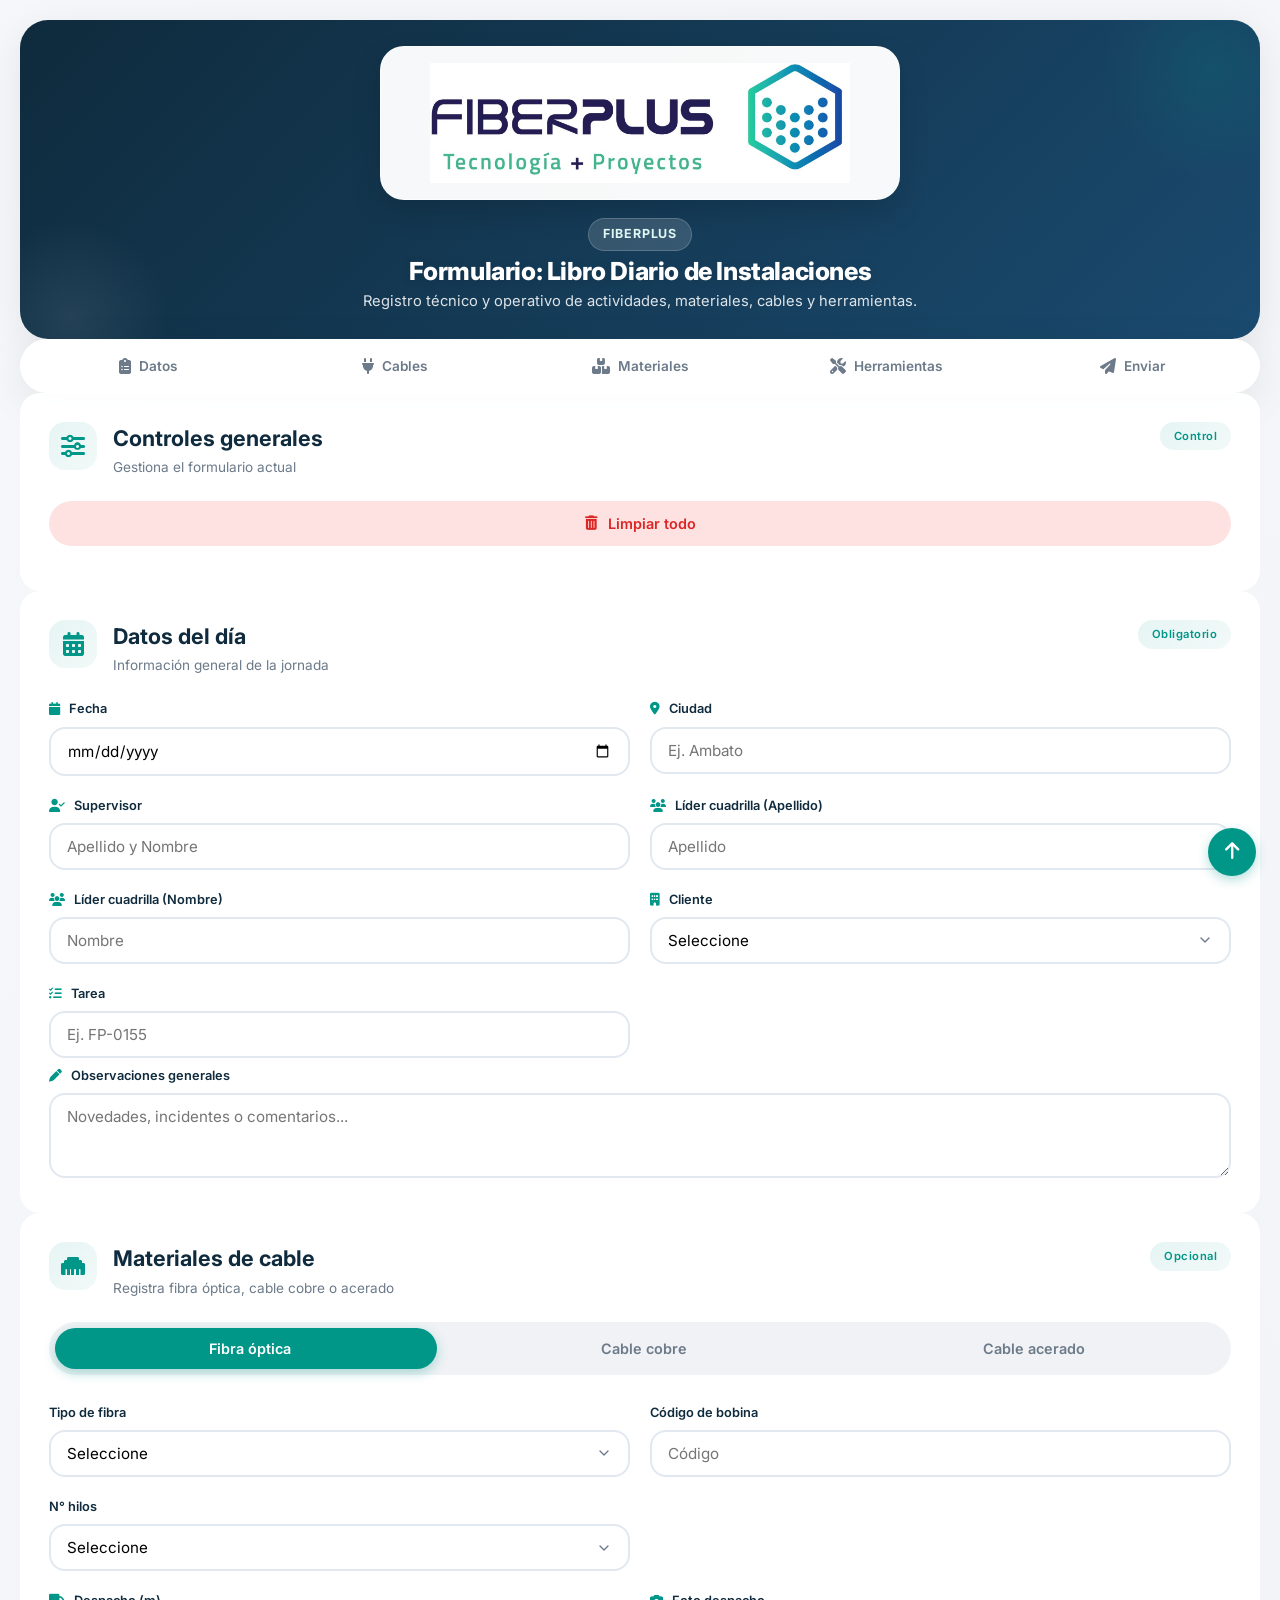
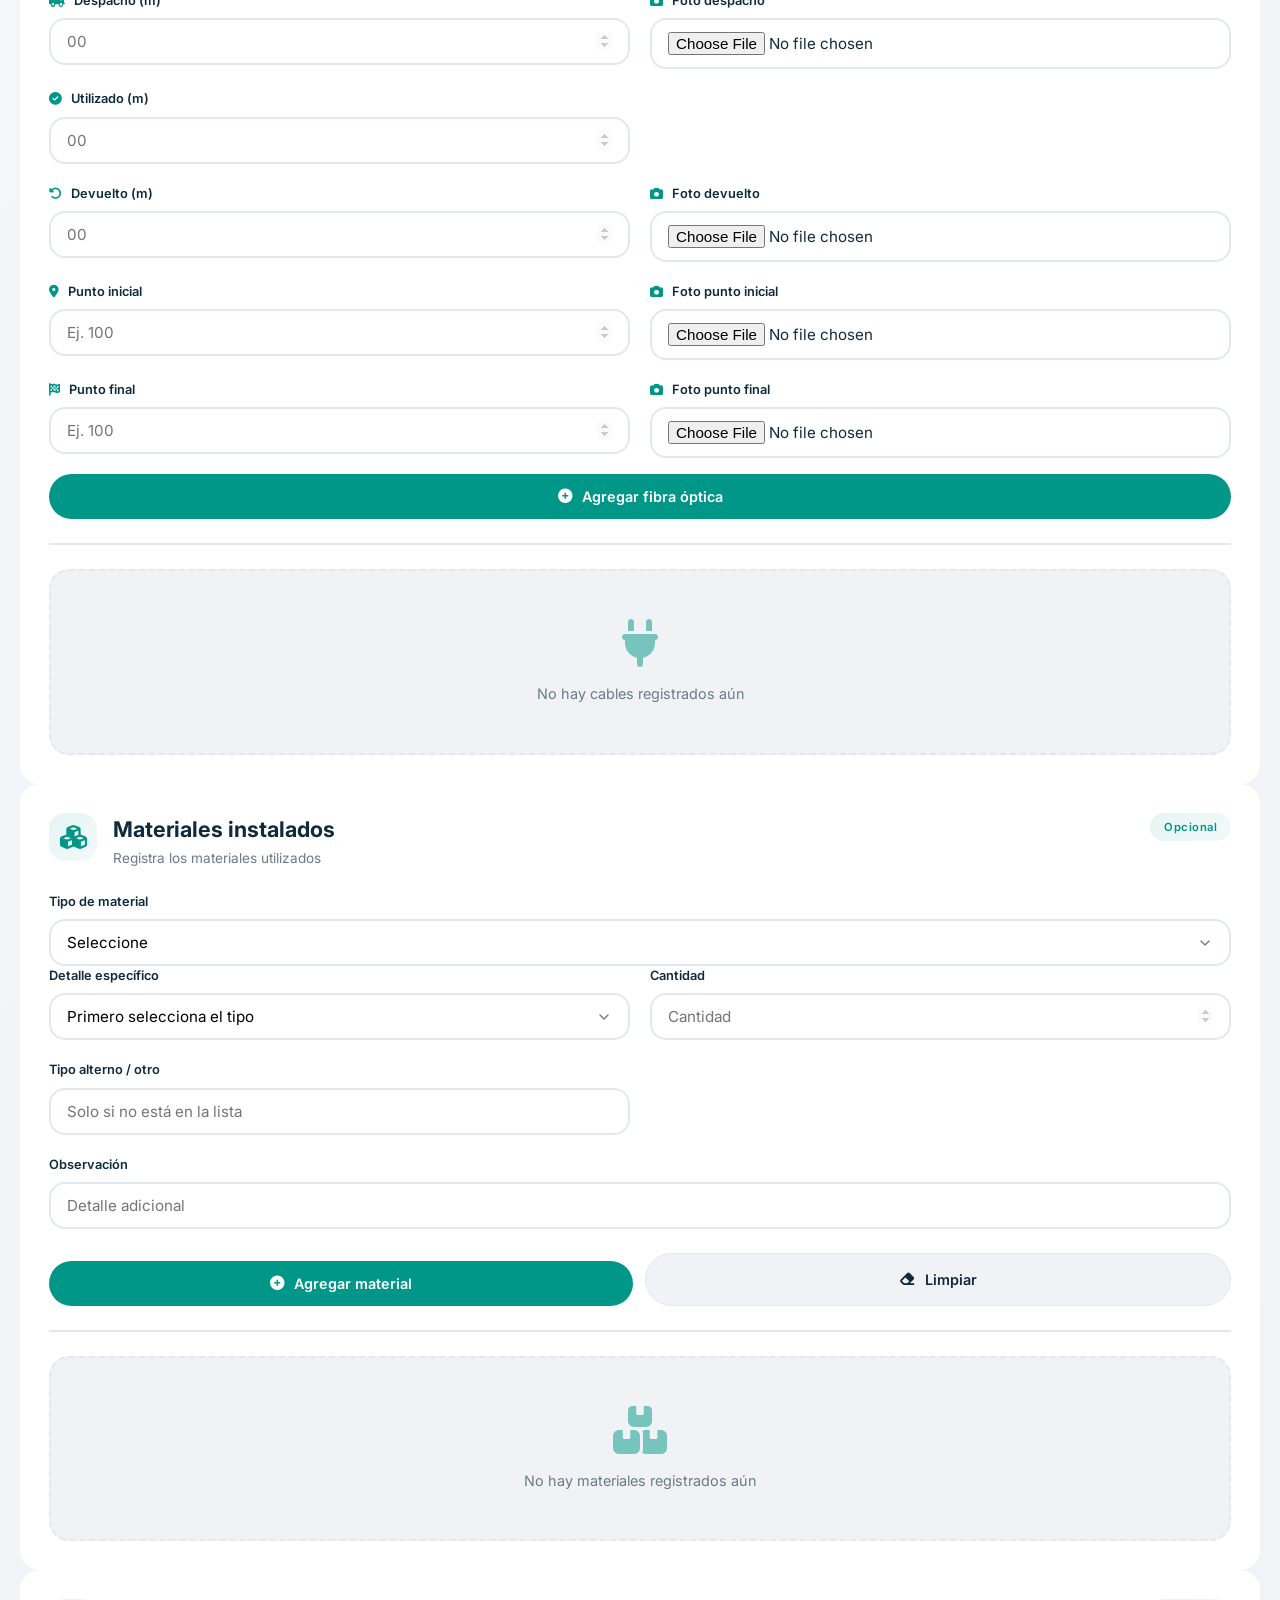
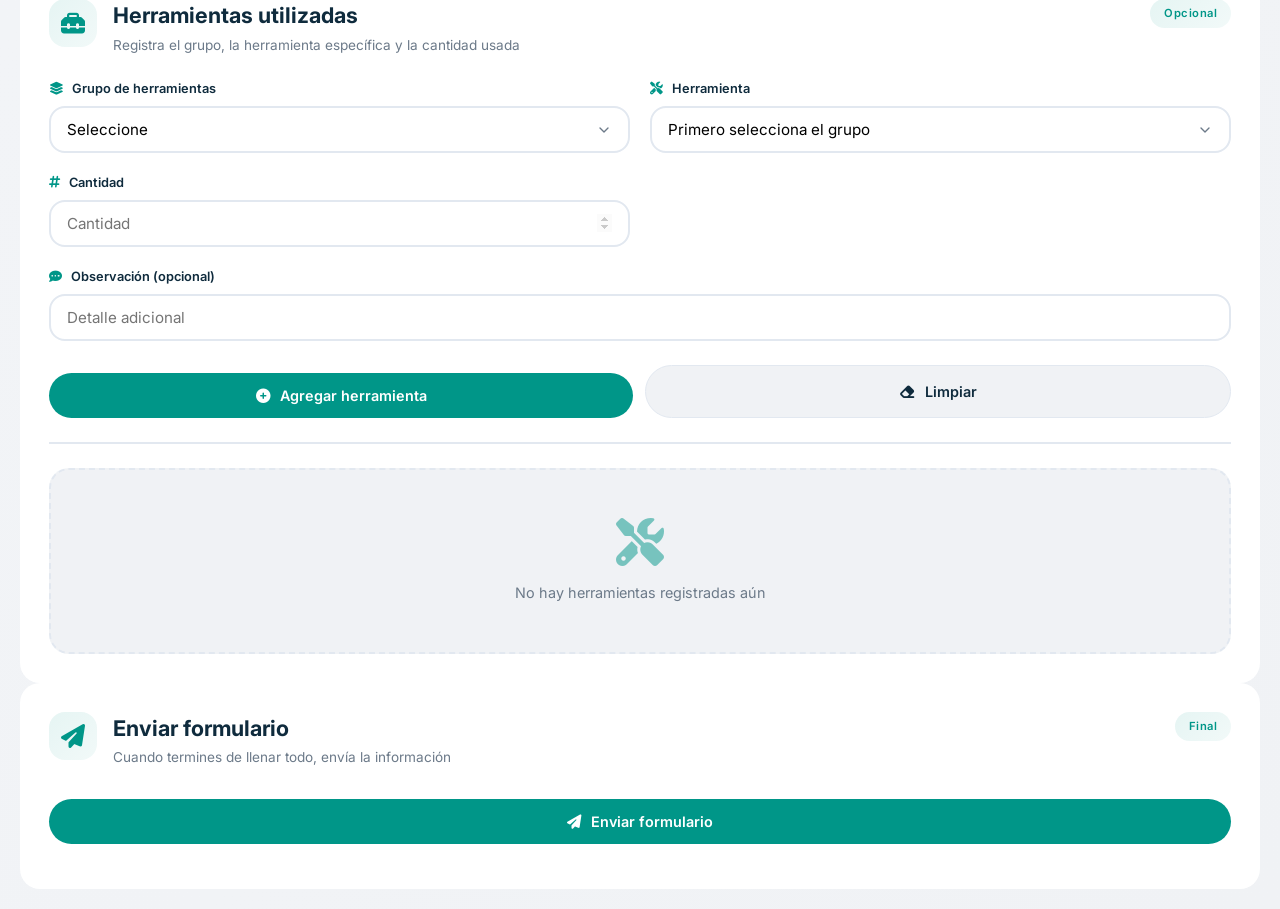
<file: index.html>
<!DOCTYPE html>
<html lang="es">
<head>
  <meta charset="UTF-8" />
  <meta name="viewport" content="width=device-width, initial-scale=1.0, maximum-scale=1.0, user-scalable=yes" />
  <meta name="description" content="FiberPlus - Reporte operativo de campo con registro fotográfico" />
  <title>FiberPlus</title>
  <link rel="stylesheet" href="Diseño_formulario.css" />
  <link href="https://fonts.googleapis.com/css2?family=Inter:wght@300;400;500;600;700;800&display=swap" rel="stylesheet">
  <link rel="stylesheet" href="https://cdnjs.cloudflare.com/ajax/libs/font-awesome/6.4.0/css/all.min.css">
</head>
<body>
  <header class="topbar">
  <div class="hero-header">
    <div class="hero-logo-card">
      <img src="Fiberplus2.jpeg" alt="FiberPlus" class="hero-logo">
    </div>

    <div class="hero-title-block">
      <span class="hero-label">FiberPlus</span>
      <h1 class="hero-title">Formulario: Libro Diario de Instalaciones</h1>
      <p class="hero-description">
        Registro técnico y operativo de actividades, materiales, cables y herramientas.
      </p>
    </div>
  </div>
</header>

    <nav class="nav-wrapper">
      <div class="nav-container">
        <button class="nav-item" onclick="scrollToSection('cabecera')">
          <i class="fas fa-clipboard-list"></i>
          <span>Datos</span>
        </button>
        <button class="nav-item" onclick="scrollToSection('material-cable')">
          <i class="fas fa-plug"></i>
          <span>Cables</span>
        </button>
        <button class="nav-item" onclick="scrollToSection('grupo-material')">
          <i class="fas fa-boxes"></i>
          <span>Materiales</span>
        </button>
        <button class="nav-item" onclick="scrollToSection('herramientas')">
          <i class="fas fa-tools"></i>
          <span>Herramientas</span>
        </button>
        <button class="nav-item" onclick="scrollToSection('enviar-formulario')">
          <i class="fas fa-paper-plane"></i>
          <span>Enviar</span>
        </button>
      </div>
    </nav>

    <section class="card glass-card">
      <div class="section-header">
        <div class="header-left">
          <div class="header-icon">
            <i class="fas fa-sliders-h"></i>
          </div>
          <div>
            <h2>Controles generales</h2>
            <p class="subtle">Gestiona el formulario actual</p>
          </div>
        </div>
        <span class="badge">Control</span>
      </div>

      <div class="action-buttons">
        <button class="btn-danger" onclick="resetAll()">
          <i class="fas fa-trash-alt"></i> Limpiar todo
        </button>
      </div>
    </section>

    <section id="cabecera" class="card glass-card">
      <div class="section-header">
        <div class="header-left">
          <div class="header-icon">
            <i class="fas fa-calendar-alt"></i>
          </div>
          <div>
            <h2>Datos del día</h2>
            <p class="subtle">Información general de la jornada</p>
          </div>
        </div>
        <span class="badge">Obligatorio</span>
      </div>

      <div class="form-grid">
        <div class="form-group">
          <label><i class="fas fa-calendar"></i> Fecha</label>
          <input id="fecha" type="date" class="form-input" />
        </div>

        <div class="form-group">
          <label><i class="fas fa-location-dot"></i> Ciudad</label>
          <input id="ciudad" type="text" placeholder="Ej. Ambato" class="form-input" />
        </div>

        <div class="form-group">
          <label><i class="fas fa-user-check"></i> Supervisor</label>
          <input id="supervisorApellido" type="text" placeholder="Apellido y Nombre" class="form-input" />
        </div>

        <div class="form-group">
          <label><i class="fas fa-users"></i> Líder cuadrilla (Apellido)</label>
          <input id="lider" type="text" placeholder="Apellido" class="form-input" />
        </div>

        <div class="form-group">
          <label><i class="fas fa-users"></i> Líder cuadrilla (Nombre)</label>
          <input id="lider" type="text" placeholder="Nombre" class="form-input" />
        </div>

        <div class="form-group">
          <label><i class="fas fa-building"></i> Cliente</label>
          <select id="cliente" class="form-input" onchange="mostrarCampoOtroCliente()">
            <option value="">Seleccione</option>
            <option>TELCONET</option>
            <option>CNS</option>
            <option>PROCISA</option>
            <option>PUNTO NET</option>
            <option>FIS</option>
            <option>ULTRATEL</option>
            <option value="OTROS">OTROS</option>
          </select>
        </div>

        <div class="form-group" id="divOtroCliente" style="display: none;">
          <label><i class="fas fa-pen"></i> Especificar cliente</label>
          <input id="otroCliente" type="text" placeholder="Escriba el nombre del cliente" class="form-input" />
        </div>

        <div class="form-group">
          <label><i class="fas fa-tasks"></i> Tarea</label>
          <input id="tarea" type="text" placeholder="Ej. FP-0155" class="form-input" />
        </div>
      </div>

      <div class="form-group full-width">
        <label><i class="fas fa-pen"></i> Observaciones generales</label>
        <textarea id="observacionesGenerales" rows="3" placeholder="Novedades, incidentes o comentarios..." class="form-input"></textarea>
      </div>
    </section>

    <section id="material-cable" class="card glass-card">
      <div class="section-header">
        <div class="header-left">
          <div class="header-icon">
            <i class="fas fa-ethernet"></i>
          </div>
          <div>
            <h2>Materiales de cable</h2>
            <p class="subtle">Registra fibra óptica, cable cobre o acerado</p>
          </div>
        </div>
        <span class="badge">Opcional</span>
      </div>

      <div class="cable-selector">
        <div class="selector-tabs">
          <button class="selector-tab active" data-cable="fibra" onclick="switchCableType('fibra')">
            <i class="fas fa-fiber"></i> Fibra óptica
          </button>
          <button class="selector-tab" data-cable="cobre" onclick="switchCableType('cobre')">
            <i class="fas fa-wire"></i> Cable cobre
          </button>
          <button class="selector-tab" data-cable="acerado" onclick="switchCableType('acerado')">
  Cable acerado
</button>

        </div>

        <div id="form-fibra" class="cable-form active">
          <div class="form-grid">
            <div class="form-group">
              <label>Tipo de fibra</label>
              <select id="fibraTipo" class="form-input">
                <option value="">Seleccione</option>
                <option>AÉREOS</option>
                <option>CANALIZADO</option>
              </select>
            </div>

            <div class="form-group">
              <label>Código de bobina</label>
              <input id="fibraBobina" type="text" placeholder="Código" class="form-input" />
            </div>

            <div class="form-group">
              <label>N° hilos</label>
              <select id="fibraHilos" class="form-input">
                <option value="">Seleccione</option>
                <option>2</option>
                <option>4</option>
                <option>6</option>
                <option>12</option>
                <option>24</option>
                <option>48</option>
                <option>96</option>
                <option>144</option>
              </select>
            </div>

            <div class="form-group"></div>

            <div class="form-group">
              <label><i class="fas fa-truck"></i> Despacho (m)</label>
              <input id="fibraDespacho" type="number" step="1" placeholder="00" class="form-input" />
            </div>

            <div class="form-group">
              <label><i class="fas fa-camera"></i> Foto despacho</label>
              <input id="fibraFotoDespacho" type="file" accept="image/*" capture="environment" class="form-input" />
            </div>

            <div class="form-group">
              <label><i class="fas fa-check-circle"></i> Utilizado (m)</label>
              <input id="fibraUtilizado" type="number" step="1" placeholder="00" class="form-input" />
            </div>

            <div class="form-group"></div>

            <div class="form-group">
              <label><i class="fas fa-undo-alt"></i> Devuelto (m)</label>
              <input id="fibraDevuelto" type="number" step="1" placeholder="00" class="form-input" />
            </div>

            <div class="form-group">
              <label><i class="fas fa-camera"></i> Foto devuelto</label>
              <input id="fibraFotoDevuelto" type="file" accept="image/*" capture="environment" class="form-input" />
            </div>

            <div class="form-group">
              <label><i class="fas fa-map-marker-alt"></i> Punto inicial</label>
              <input id="fibraPuntoInicial" type="number" step="1" placeholder="Ej. 100" class="form-input" />
            </div>

            <div class="form-group">
              <label><i class="fas fa-camera"></i> Foto punto inicial</label>
              <input id="fibraFotoInicial" type="file" accept="image/*" capture="environment" class="form-input" />
            </div>

            <div class="form-group">
              <label><i class="fas fa-flag-checkered"></i> Punto final</label>
              <input id="fibraPuntoFinal" type="number" step="1" placeholder="Ej. 100" class="form-input" />
            </div>

            <div class="form-group">
              <label><i class="fas fa-camera"></i> Foto punto final</label>
              <input id="fibraFotoFinal" type="file" accept="image/*" capture="environment" class="form-input" />
            </div>
          </div>

          <button class="btn-add" onclick="addCable('fibra')">
            <i class="fas fa-plus-circle"></i> Agregar fibra óptica
          </button>
        </div>

        <div id="form-cobre" class="cable-form">
          <div class="form-grid">
            <div class="form-group">
              <label>Tipo de cable</label>
              <select id="cobreTipo" class="form-input">
                <option value="">Seleccione</option>
                <option>CAT 5</option>
                <option>CAT 6</option>
                <option>CAT 6A</option>
              </select>
            </div>

            <div class="form-group"></div>

            <div class="form-group">
              <label><i class="fas fa-truck"></i> Despacho (m)</label>
              <input id="cobreDespacho" type="number" step="1" placeholder="00" class="form-input" />
            </div>

            <div class="form-group">
              <label><i class="fas fa-camera"></i> Foto despacho</label>
              <input id="cobreFotoDespacho" type="file" accept="image/*" capture="environment" class="form-input" />
            </div>

            <div class="form-group">
              <label><i class="fas fa-check-circle"></i> Utilizado (m)</label>
              <input id="cobreUtilizado" type="number" step="1" placeholder="00" class="form-input" />
            </div>

            <div class="form-group"></div>

            <div class="form-group">
              <label><i class="fas fa-undo-alt"></i> Devuelto (m)</label>
              <input id="cobreDevuelto" type="number" step="1" placeholder="00" class="form-input" />
            </div>

            <div class="form-group">
              <label><i class="fas fa-camera"></i> Foto devuelto</label>
              <input id="cobreFotoDevuelto" type="file" accept="image/*" capture="environment" class="form-input" />
            </div>

            <div class="form-group">
              <label><i class="fas fa-map-marker-alt"></i> Punto inicial</label>
              <input id="cobrePuntoInicial" type="number" step="1" placeholder="Ej. 100" class="form-input" />
            </div>

            <div class="form-group">
              <label><i class="fas fa-camera"></i> Foto punto inicial</label>
              <input id="cobreFotoInicial" type="file" accept="image/*" capture="environment" class="form-input" />
            </div>

            <div class="form-group">
              <label><i class="fas fa-flag-checkered"></i> Punto final</label>
              <input id="cobrePuntoFinal" type="number" step="1" placeholder="Ej. 250" class="form-input" />
            </div>

            <div class="form-group">
              <label><i class="fas fa-camera"></i> Foto punto final</label>
              <input id="cobreFotoFinal" type="file" accept="image/*" capture="environment" class="form-input" />
            </div>
          </div>

          <button class="btn-add" onclick="addCable('cobre')">
            <i class="fas fa-plus-circle"></i> Agregar cable cobre
          </button>
        </div>

        <div id="form-acerado" class="cable-form">
          <div class="form-grid">
            <div class="form-group">
              <label><i class="fas fa-truck"></i> Despacho (m)</label>
              <input id="aceradoM1" type="number" step="1" placeholder="00" class="form-input" />
            </div>

            <div class="form-group">
              <label><i class="fas fa-camera"></i> Foto despacho</label>
              <input id="aceradoFotoDespacho" type="file" accept="image/*" capture="environment" class="form-input" />
            </div>

            <div class="form-group">
              <label><i class="fas fa-check-circle"></i> Utilizado (m)</label>
              <input id="aceradoM2" type="number" step="1" placeholder="00" class="form-input" />
            </div>

            <div class="form-group">
              <label><i class="fas fa-camera"></i> Foto utilizado</label>
              <input id="aceradoFotoUtilizado" type="file" accept="image/*" capture="environment" class="form-input" />
            </div>
          </div>

          <button class="btn-add" onclick="addCable('acerado')">
            <i class="fas fa-plus-circle"></i> Agregar cable acerado
          </button>
        </div>
      </div>

      <div id="cable-list" class="list-container"></div>
    </section>

    <section id="grupo-material" class="card glass-card">
      <div class="section-header">
        <div class="header-left">
          <div class="header-icon">
            <i class="fas fa-cubes"></i>
          </div>
          <div>
            <h2>Materiales instalados</h2>
            <p class="subtle">Registra los materiales utilizados</p>
          </div>
        </div>
        <span class="badge">Opcional</span>
      </div>

      <div class="form-group">
        <label>Tipo de material</label>
        <select id="materialGroup" class="form-input" onchange="handleGroupChange()">
          <option value="">Seleccione</option>
          <option>Amarras o correas plásticas</option>
          <option>Anillos / argollas</option>
          <option>Brazo farol</option>
          <option>Cajas / NAP</option>
          <option>Cintas</option>
          <option>Espirales</option>
          <option>Galerías / soportes</option>
          <option>Grilletes / guardacabos</option>
          <option>Hebillas</option>
          <option>Herrajes</option>
          <option>Identificadores</option>
          <option>Kits de bajante</option>
          <option>Mangas porta splitter</option>
          <option>Mangueras / manguitas</option>
          <option>ODF (N° de puertos con pacheo lateral)</option>
          <option>Postes</option>
          <option>Preformados</option>
          <option>Rack</option>
          <option>Rondín</option>
          <option>Splitters (1/8)</option>
        </select>
      </div>

      <div class="form-grid">
        <div class="form-group">
          <label id="materialTypeLabel">Detalle específico</label>
          <select id="materialType" class="form-input" onchange="handleMaterialTypeChange()">
            <option value="">Primero selecciona el tipo</option>
          </select>
        </div>

        <div class="form-group" id="brazoFarolExtensionGroup" style="display: none;">
          <label>N° extensión</label>
          <select id="brazoFarolExtension" class="form-input">
            <option value="">Seleccione</option>
            <option value="1 extensión">1 extensión</option>
            <option value="2 extensiones">2 extensiones</option>
            <option value="3 extensiones">3 extensiones</option>
            <option value="4 extensiones">4 extensiones</option>
            <option value="5 extensiones">5 extensiones</option>
            <option value="6 extensiones">6 extensiones</option>
          </select>
        </div>

        <div class="form-group">
          <label>Cantidad</label>
          <input id="materialQty" type="number" step="1" placeholder="Cantidad" class="form-input" />
        </div>

        <div class="form-group">
          <label id="materialOtherLabel">Tipo alterno / otro</label>
          <input id="materialOther" type="text" placeholder="Solo si no está en la lista" class="form-input" />
        </div>

        <div class="form-group full-width">
          <label>Observación</label>
          <input id="materialObs" type="text" placeholder="Detalle adicional" class="form-input" />
        </div>
      </div>

      <div class="action-buttons">
        <button class="btn-add" onclick="addGroupMaterial()">
          <i class="fas fa-plus-circle"></i> Agregar material
        </button>
        <button class="btn-secondary" onclick="clearGroupForm()">
          <i class="fas fa-eraser"></i> Limpiar
        </button>
      </div>

      <div id="group-material-list" class="list-container"></div>
    </section>

    <section id="herramientas" class="card glass-card">
      <div class="section-header">
        <div class="header-left">
          <div class="header-icon">
            <i class="fas fa-toolbox"></i>
          </div>
          <div>
            <h2>Herramientas utilizadas</h2>
            <p class="subtle">Registra el grupo, la herramienta específica y la cantidad usada</p>
          </div>
        </div>
        <span class="badge">Opcional</span>
      </div>

      <div class="form-grid">
        <div class="form-group">
          <label><i class="fas fa-layer-group"></i> Grupo de herramientas</label>
          <select id="toolGroup" class="form-input" onchange="handleToolGroupChange()">
            <option value="">Seleccione</option>
            <option>EPP y seguridad</option>
            <option>Ropa de trabajo</option>
            <option>Herramientas manuales</option>
            <option>Herramientas de corte</option>
            <option>Herramientas de medición</option>
            <option>Herramientas eléctricas</option>
            <option>Equipos de fibra óptica</option>
            <option>Equipos de apoyo en campo</option>
            <option>Señalización y trabajo en vía</option>
            <option>Oficina y apoyo administrativo</option>
          </select>
        </div>

        <div class="form-group">
          <label><i class="fas fa-tools"></i> Herramienta</label>
          <select id="toolName" class="form-input" onchange="mostrarCampoOtraHerramienta()">
            <option value="">Primero selecciona el grupo</option>
          </select>
        </div>

        <div class="form-group" id="divOtraHerramienta" style="display: none;">
          <label><i class="fas fa-pen"></i> Especificar herramienta</label>
          <input id="otraHerramienta" type="text" placeholder="Escriba la herramienta" class="form-input" />
        </div>

        <div class="form-group">
          <label><i class="fas fa-hashtag"></i> Cantidad</label>
          <input id="toolQty" type="number" min="1" step="1" placeholder="Cantidad" class="form-input" />
        </div>

        <div class="form-group full-width">
          <label><i class="fas fa-comment-dots"></i> Observación (opcional)</label>
          <input id="toolObs" type="text" placeholder="Detalle adicional" class="form-input" />
        </div>
      </div>

      <div class="action-buttons">
        <button class="btn-add" onclick="addTool()">
          <i class="fas fa-plus-circle"></i> Agregar herramienta
        </button>
        <button class="btn-secondary" onclick="clearToolForm()">
  <i class="fas fa-eraser"></i> Limpiar
</button>
      </div>

      <div id="tool-list" class="list-container"></div>
    </section>

    <section id="enviar-formulario" class="card glass-card">
      <div class="section-header">
        <div class="header-left">
          <div class="header-icon">
            <i class="fas fa-paper-plane"></i>
          </div>
          <div>
            <h2>Enviar formulario</h2>
            <p class="subtle">Cuando termines de llenar todo, envía la información</p>
          </div>
        </div>
        <span class="badge">Final</span>
      </div>

      <div class="action-buttons">
        <button class="btn-add" type="button" onclick="enviarFormulario()">
          <i class="fas fa-paper-plane"></i> Enviar formulario
        </button>
      </div>
    </section>
  </div>

  <button class="scroll-top" onclick="window.scrollTo({top: 0, behavior: 'smooth'})">
    <i class="fas fa-arrow-up"></i>
  </button>

  <script src="script.js"></script>
</body>
</html>
</file>
<file: Diseño_formulario.css>
:root {
  --azul-oscuro: #0f2b3d;
  --azul-medio: #1a4a6f;
  --teal: #009688;
  --teal-hover: #00796b;
  --gris-fondo: #f0f2f5;
  --gris-texto: #6c7a89;
  --gris-borde: #e2e8f0;
  --blanco: #ffffff;
  --sombra: 0 10px 40px rgba(0, 0, 0, 0.08);
  --sombra-hover: 0 20px 50px rgba(0, 0, 0, 0.12);
  --border-radius: 20px;
  --transition: all 0.3s cubic-bezier(0.4, 0, 0.2, 1);
}

* {
  margin: 0;
  padding: 0;
  box-sizing: border-box;
}

body {
  font-family: 'Inter', -apple-system, BlinkMacSystemFont, 'Segoe UI', sans-serif;
  background: linear-gradient(135deg, #f5f7fa 0%, #f0f2f5 100%);
  color: var(--azul-oscuro);
  line-height: 1.5;
  padding: 20px;
  min-height: 100vh;
}

.app {
  max-width: 800px;
  margin: 0 auto;
  display: flex;
  flex-direction: column;
  gap: 24px;
}

/* =========================
   CABECERA ELEGANTE
========================= */
/* Cabecera elegante */
.topbar {
  background: linear-gradient(135deg, var(--azul-oscuro) 0%, var(--azul-medio) 100%);
  border-radius: 28px;
  padding: 26px 24px;
  box-shadow: var(--sombra);
  position: relative;
  overflow: hidden;
}

.topbar::before {
  content: '';
  position: absolute;
  top: -60px;
  right: -60px;
  width: 220px;
  height: 220px;
  background: radial-gradient(circle, rgba(0,150,136,0.16) 0%, transparent 70%);
  border-radius: 50%;
}

.topbar::after {
  content: '';
  position: absolute;
  bottom: -80px;
  left: -50px;
  width: 200px;
  height: 200px;
  background: radial-gradient(circle, rgba(255,255,255,0.08) 0%, transparent 70%);
  border-radius: 50%;
}

.hero-header {
  position: relative;
  z-index: 1;
  display: flex;
  flex-direction: column;
  align-items: center;
  gap: 18px;
  text-align: center;
}

.hero-logo-card {
  width: 100%;
  max-width: 520px;
  background: rgba(255, 255, 255, 0.97);
  border-radius: 24px;
  padding: 16px 20px;
  box-shadow: 0 12px 30px rgba(0, 0, 0, 0.14);
  border: 1px solid rgba(255,255,255,0.45);
}

.hero-logo {
  display: block;
  width: 100%;
  max-height: 120px;
  object-fit: contain;
  margin: 0 auto;
}

.hero-title-block {
  display: flex;
  flex-direction: column;
  align-items: center;
  gap: 6px;
  max-width: 680px;
}

.hero-label {
  display: inline-block;
  padding: 6px 14px;
  border-radius: 999px;
  background: rgba(255,255,255,0.14);
  color: #dff7f2;
  font-size: 0.78rem;
  font-weight: 700;
  letter-spacing: 0.8px;
  text-transform: uppercase;
  border: 1px solid rgba(255,255,255,0.18);
}

.hero-title {
  margin: 0;
  font-size: 1.55rem;
  font-weight: 800;
  line-height: 1.15;
  color: #ffffff;
  letter-spacing: -0.4px;
  text-shadow: 0 2px 10px rgba(0,0,0,0.12);
}

.hero-description {
  margin: 0;
  font-size: 0.92rem;
  font-weight: 400;
  color: rgba(255, 255, 255, 0.86);
  line-height: 1.45;
  max-width: 620px;
}

/* Ocultar estilos viejos del header */
.brand,
.brand-icon,
.brand-content,
.brand-badge,
.brand-image,
.brand-copy,
.brand-title,
.brand-subtitle {
  all: unset;
}

/* Responsive header */
@media (max-width: 480px) {
  .topbar {
    padding: 20px 16px;
    border-radius: 22px;
  }

  .hero-logo-card {
    max-width: 100%;
    padding: 12px 14px;
    border-radius: 18px;
  }

  .hero-logo {
    max-height: 90px;
  }

  .hero-title {
    font-size: 1.15rem;
  }

  .hero-description {
    font-size: 0.82rem;
  }

  .hero-label {
    font-size: 0.72rem;
  }
}

/* =========================
   NAVEGACIÓN
========================= */
.nav-wrapper {
  background: var(--blanco);
  border-radius: 60px;
  padding: 6px;
  box-shadow: var(--sombra);
  backdrop-filter: blur(10px);
  border: 1px solid rgba(255, 255, 255, 0.3);
}

.nav-container {
  display: flex;
  gap: 4px;
  overflow-x: auto;
  scrollbar-width: thin;
  scrollbar-color: var(--teal) var(--gris-borde);
}

.nav-container::-webkit-scrollbar {
  height: 4px;
}

.nav-container::-webkit-scrollbar-track {
  background: var(--gris-borde);
  border-radius: 10px;
}

.nav-container::-webkit-scrollbar-thumb {
  background: var(--teal);
  border-radius: 10px;
}

.nav-item {
  flex: 1;
  padding: 12px 16px;
  background: transparent;
  border: none;
  border-radius: 40px;
  font-size: 0.85rem;
  font-weight: 600;
  color: var(--gris-texto);
  cursor: pointer;
  transition: var(--transition);
  display: flex;
  align-items: center;
  justify-content: center;
  gap: 8px;
  white-space: nowrap;
  font-family: inherit;
}

.nav-item i {
  font-size: 1rem;
}

.nav-item:hover {
  background: rgba(0, 150, 136, 0.08);
  color: var(--teal);
  transform: translateY(-2px);
}

.nav-item:active {
  transform: translateY(0);
}

/* =========================
   TARJETAS
========================= */
.glass-card {
  background: rgba(255, 255, 255, 0.95);
  backdrop-filter: blur(10px);
  border: 1px solid rgba(255, 255, 255, 0.3);
  border-radius: var(--border-radius);
  padding: 28px;
  transition: var(--transition);
}

.glass-card:hover {
  transform: translateY(-4px);
  box-shadow: var(--sombra-hover);
}

/* =========================
   ENCABEZADOS DE SECCIÓN
========================= */
.section-header {
  display: flex;
  justify-content: space-between;
  align-items: flex-start;
  margin-bottom: 24px;
  flex-wrap: wrap;
  gap: 16px;
}

.header-left {
  display: flex;
  gap: 16px;
  align-items: flex-start;
}

.header-icon {
  width: 48px;
  height: 48px;
  background: linear-gradient(135deg, rgba(0, 150, 136, 0.1) 0%, rgba(0, 150, 136, 0.05) 100%);
  border-radius: 16px;
  display: flex;
  align-items: center;
  justify-content: center;
  transition: var(--transition);
}

.header-icon i {
  font-size: 24px;
  color: var(--teal);
}

.section-header h2 {
  font-size: 1.35rem;
  font-weight: 700;
  color: var(--azul-oscuro);
  margin-bottom: 4px;
}

.subtle {
  font-size: 0.85rem;
  color: var(--gris-texto);
  line-height: 1.4;
}

.badge {
  background: linear-gradient(135deg, rgba(0, 150, 136, 0.1) 0%, rgba(0, 150, 136, 0.05) 100%);
  color: var(--teal);
  padding: 6px 14px;
  border-radius: 40px;
  font-size: 0.7rem;
  font-weight: 600;
  letter-spacing: 0.5px;
  white-space: nowrap;
}

/* =========================
   FORMULARIOS
========================= */
.form-grid {
  display: grid;
  grid-template-columns: 1fr;
  gap: 20px;
  margin-bottom: 8px;
}

@media (min-width: 640px) {
  .form-grid {
    grid-template-columns: repeat(2, 1fr);
  }
}

.form-group {
  width: 100%;
}

.form-group.full-width {
  grid-column: 1 / -1;
}

.form-group label {
  display: block;
  font-size: 0.8rem;
  font-weight: 600;
  color: var(--azul-oscuro);
  margin-bottom: 8px;
}

.form-group label i {
  color: var(--teal);
  margin-right: 6px;
  font-size: 0.8rem;
}

.form-input {
  width: 100%;
  padding: 12px 16px;
  border: 2px solid var(--gris-borde);
  border-radius: 16px;
  font-size: 0.95rem;
  font-family: inherit;
  background: var(--blanco);
  transition: var(--transition);
}

.form-input:focus {
  outline: none;
  border-color: var(--teal);
  box-shadow: 0 0 0 4px rgba(0, 150, 136, 0.1);
}

textarea.form-input {
  resize: vertical;
  min-height: 80px;
}

/* =========================
   SELECTOR DE CABLES
========================= */
.cable-selector {
  margin-bottom: 24px;
}

.selector-tabs {
  display: flex;
  gap: 12px;
  margin-bottom: 28px;
  background: var(--gris-fondo);
  padding: 6px;
  border-radius: 60px;
}

.selector-tab {
  flex: 1;
  padding: 12px 20px;
  background: transparent;
  border: none;
  border-radius: 40px;
  font-size: 0.9rem;
  font-weight: 600;
  color: var(--gris-texto);
  cursor: pointer;
  transition: var(--transition);
  display: flex;
  align-items: center;
  justify-content: center;
  gap: 8px;
  font-family: inherit;
}

.selector-tab i {
  font-size: 1rem;
}

.selector-tab.active {
  background: var(--teal);
  color: white;
  box-shadow: 0 4px 12px rgba(0, 150, 136, 0.3);
}

.cable-form {
  display: none;
  animation: fadeInUp 0.4s ease;
}

.cable-form.active {
  display: block;
}

@keyframes fadeInUp {
  from {
    opacity: 0;
    transform: translateY(20px);
  }
  to {
    opacity: 1;
    transform: translateY(0);
  }
}

/* =========================
   BOTONES
========================= */
.btn-add, .btn-primary, .btn-secondary, .btn-danger {
  padding: 14px 24px;
  border: none;
  border-radius: 60px;
  font-size: 0.9rem;
  font-weight: 600;
  cursor: pointer;
  transition: var(--transition);
  font-family: inherit;
  display: inline-flex;
  align-items: center;
  justify-content: center;
  gap: 10px;
}

.btn-add {
  background: var(--teal);
  color: white;
  width: 100%;
  margin-top: 8px;
}

.btn-add:hover {
  background: var(--teal-hover);
  transform: translateY(-2px);
  box-shadow: 0 8px 20px rgba(0, 150, 136, 0.3);
}

.btn-add:active {
  transform: translateY(0);
}

.btn-primary {
  background: var(--teal);
  color: white;
}

.btn-primary:hover {
  background: var(--teal-hover);
  transform: translateY(-2px);
  box-shadow: 0 8px 20px rgba(0, 150, 136, 0.3);
}

.btn-primary:active {
  transform: translateY(0);
}

.btn-secondary {
  background: var(--gris-fondo);
  color: var(--azul-oscuro);
  border: 1px solid var(--gris-borde);
}

.btn-secondary:hover {
  background: var(--gris-borde);
  transform: translateY(-2px);
}

.btn-secondary:active {
  transform: translateY(0);
}

.btn-danger {
  background: #fee2e2;
  color: #dc2626;
}

.btn-danger:hover {
  background: #fecaca;
  transform: translateY(-2px);
}

.btn-danger:active {
  transform: translateY(0);
}

.action-buttons {
  display: flex;
  gap: 12px;
  margin: 24px 0 16px;
  flex-wrap: wrap;
}

.action-buttons button {
  flex: 1;
  min-width: 140px;
}

/* =========================
   LISTAS
========================= */
.list-container {
  margin-top: 24px;
  padding-top: 24px;
  border-top: 2px solid var(--gris-borde);
}

.empty-state {
  text-align: center;
  padding: 48px 24px;
  color: var(--gris-texto);
  font-size: 0.9rem;
  background: var(--gris-fondo);
  border-radius: 20px;
  border: 2px dashed var(--gris-borde);
  transition: var(--transition);
}

.empty-state i {
  font-size: 48px;
  margin-bottom: 16px;
  opacity: 0.5;
  color: var(--teal);
}

.empty-state:hover {
  border-color: var(--teal);
  background: rgba(0, 150, 136, 0.02);
}

.list-wrap {
  overflow-x: auto;
  border-radius: 20px;
  border: 1px solid var(--gris-borde);
  background: var(--blanco);
}

.list-table {
  width: 100%;
  border-collapse: collapse;
  font-size: 0.85rem;
  min-width: 600px;
}

.list-table th,
.list-table td {
  padding: 14px 12px;
  text-align: left;
  border-bottom: 1px solid var(--gris-borde);
}

.list-table th {
  background: var(--gris-fondo);
  color: var(--azul-oscuro);
  font-weight: 600;
  font-size: 0.75rem;
  text-transform: uppercase;
  letter-spacing: 0.5px;
}

.list-table tr:hover td {
  background: rgba(0, 150, 136, 0.02);
}

.list-table tr:last-child td {
  border-bottom: none;
}

/* =========================
   ESTADÍSTICAS
========================= */
.stats-grid {
  display: grid;
  grid-template-columns: repeat(2, 1fr);
  gap: 16px;
  margin-bottom: 32px;
}

@media (min-width: 640px) {
  .stats-grid {
    grid-template-columns: repeat(4, 1fr);
  }
}

.stat-card {
  background: linear-gradient(135deg, var(--gris-fondo) 0%, white 100%);
  border-radius: 20px;
  padding: 20px;
  display: flex;
  align-items: center;
  gap: 16px;
  transition: var(--transition);
  border: 1px solid var(--gris-borde);
}

.stat-card:hover {
  transform: translateY(-2px);
  border-color: var(--teal);
  box-shadow: 0 8px 20px rgba(0, 150, 136, 0.1);
}

.stat-icon {
  width: 48px;
  height: 48px;
  background: rgba(0, 150, 136, 0.1);
  border-radius: 16px;
  display: flex;
  align-items: center;
  justify-content: center;
  transition: var(--transition);
}

.stat-card:hover .stat-icon {
  background: rgba(0, 150, 136, 0.2);
  transform: scale(1.05);
}

.stat-icon i {
  font-size: 24px;
  color: var(--teal);
}

.stat-info {
  flex: 1;
}

.stat-label {
  display: block;
  font-size: 0.7rem;
  color: var(--gris-texto);
  margin-bottom: 4px;
  font-weight: 500;
  text-transform: uppercase;
  letter-spacing: 0.5px;
}

.stat-info strong {
  font-size: 1.8rem;
  font-weight: 800;
  color: var(--azul-oscuro);
  line-height: 1;
}

/* =========================
   RESUMEN
========================= */
.summary-section {
  margin-top: 28px;
}

.summary-section h3 {
  font-size: 1rem;
  font-weight: 600;
  color: var(--azul-oscuro);
  margin-bottom: 16px;
  display: flex;
  align-items: center;
  gap: 8px;
}

.summary-section h3 i {
  color: var(--teal);
  font-size: 1rem;
}

.footer-note {
  margin-top: 28px;
  padding-top: 20px;
  border-top: 2px solid var(--gris-borde);
  font-size: 0.8rem;
  color: var(--gris-texto);
  text-align: center;
  display: flex;
  align-items: center;
  justify-content: center;
  gap: 8px;
  flex-wrap: wrap;
}

.footer-note i {
  color: var(--teal);
}

/* =========================
   SCROLL TOP
========================= */
.scroll-top {
  position: fixed;
  bottom: 24px;
  right: 24px;
  width: 48px;
  height: 48px;
  background: var(--teal);
  color: white;
  border: none;
  border-radius: 50%;
  display: flex;
  align-items: center;
  justify-content: center;
  cursor: pointer;
  box-shadow: 0 4px 12px rgba(0, 150, 136, 0.3);
  transition: var(--transition);
  z-index: 100;
  font-size: 1.2rem;
}

.scroll-top:hover {
  background: var(--teal-hover);
  transform: translateY(-4px) scale(1.05);
  box-shadow: 0 8px 20px rgba(0, 150, 136, 0.4);
}

.scroll-top:active {
  transform: translateY(0) scale(0.95);
}

/* =========================
   ANIMACIONES
========================= */
@keyframes pulse {
  0%, 100% {
    opacity: 1;
  }
  50% {
    opacity: 0.5;
  }
}

.loading {
  animation: pulse 1.5s ease-in-out infinite;
}

@keyframes slideIn {
  from {
    opacity: 0;
    transform: translateX(-20px);
  }
  to {
    opacity: 1;
    transform: translateX(0);
  }
}

.list-container .list-wrap {
  animation: slideIn 0.3s ease;
}

/* =========================
   INPUTS NUMÉRICOS
========================= */
input[type="number"] {
  -moz-appearance: textfield;
}

input[type="number"]::-webkit-inner-spin-button,
input[type="number"]::-webkit-outer-spin-button {
  opacity: 0.3;
}

input[type="number"]:hover::-webkit-inner-spin-button,
input[type="number"]:hover::-webkit-outer-spin-button {
  opacity: 0.6;
}

/* =========================
   SELECT PERSONALIZADO
========================= */
select.form-input {
  cursor: pointer;
  appearance: none;
  background-image: url("data:image/svg+xml,%3Csvg xmlns='http://www.w3.org/2000/svg' width='16' height='16' viewBox='0 0 24 24' fill='none' stroke='%236c7a89' stroke-width='2' stroke-linecap='round' stroke-linejoin='round'%3E%3Cpolyline points='6 9 12 15 18 9'%3E%3C/polyline%3E%3C/svg%3E");
  background-repeat: no-repeat;
  background-position: right 16px center;
  background-size: 16px;
  padding-right: 48px;
}

select.form-input:hover {
  border-color: var(--teal);
}

/* =========================
   CHECKBOX
========================= */
.checkbox-group {
  display: flex;
  align-items: center;
  gap: 12px;
  margin-top: 8px;
}

.checkbox-group input[type="checkbox"] {
  width: 20px;
  height: 20px;
  cursor: pointer;
  accent-color: var(--teal);
}

.checkbox-group label {
  margin-bottom: 0;
  cursor: pointer;
}

/* =========================
   TOAST
========================= */
.message-toast {
  position: fixed;
  bottom: 80px;
  left: 50%;
  transform: translateX(-50%) translateY(100px);
  background: var(--azul-oscuro);
  color: white;
  padding: 12px 24px;
  border-radius: 60px;
  font-size: 0.85rem;
  font-weight: 500;
  box-shadow: var(--sombra);
  z-index: 1000;
  transition: transform 0.3s ease, opacity 0.3s ease;
  opacity: 0;
  pointer-events: none;
}

.message-toast.show {
  transform: translateX(-50%) translateY(0);
  opacity: 1;
}

.message-toast.success {
  background: var(--teal);
}

.message-toast.error {
  background: #dc2626;
}

.message-toast.warning {
  background: #d97706;
}

.message-toast.info {
  background: var(--azul-medio);
}

/* =========================
   RESPONSIVE
========================= */
@media (max-width: 480px) {
  body {
    padding: 12px;
  }

  .app {
    gap: 16px;
  }

  .topbar {
    padding: 20px;
  }

  .brand-image {
    max-width: 100%;
    max-height: 130px;
    padding: 10px 12px;
    border-radius: 18px;
  }

  .brand-title {
    font-size: 1.35rem;
  }

  .brand-subtitle {
    font-size: 0.82rem;
  }

  .glass-card {
    padding: 20px;
  }

  .section-header h2 {
    font-size: 1.2rem;
  }

  .header-icon {
    width: 40px;
    height: 40px;
  }

  .header-icon i {
    font-size: 20px;
  }

  .selector-tab {
    padding: 8px 12px;
    font-size: 0.8rem;
  }

  .selector-tab i {
    font-size: 0.8rem;
  }

  .stat-card {
    padding: 16px;
  }

  .stat-icon {
    width: 40px;
    height: 40px;
  }

  .stat-icon i {
    font-size: 20px;
  }

  .stat-info strong {
    font-size: 1.4rem;
  }

  .action-buttons button {
    min-width: 120px;
    padding: 12px 16px;
    font-size: 0.85rem;
  }

  .scroll-top {
    bottom: 16px;
    right: 16px;
    width: 40px;
    height: 40px;
    font-size: 1rem;
  }
}

/* =========================
   ACCESIBILIDAD
========================= */
@media (prefers-reduced-motion: reduce) {
  * {
    animation-duration: 0.01ms !important;
    animation-iteration-count: 1 !important;
    transition-duration: 0.01ms !important;
  }
}

button:focus-visible,
select:focus-visible,
input:focus-visible,
textarea:focus-visible {
  outline: 2px solid var(--teal);
  outline-offset: 2px;
}

/* =========================
   IMPRESIÓN
========================= */
@media print {
  body {
    background: white;
    padding: 0;
  }

  .topbar,
  .nav-wrapper,
  .scroll-top,
  .action-buttons {
    display: none;
  }

  .glass-card {
    box-shadow: none;
    border: 1px solid #ddd;
    break-inside: avoid;
  }

  .list-table {
    break-inside: avoid;
  }
}
</file>
